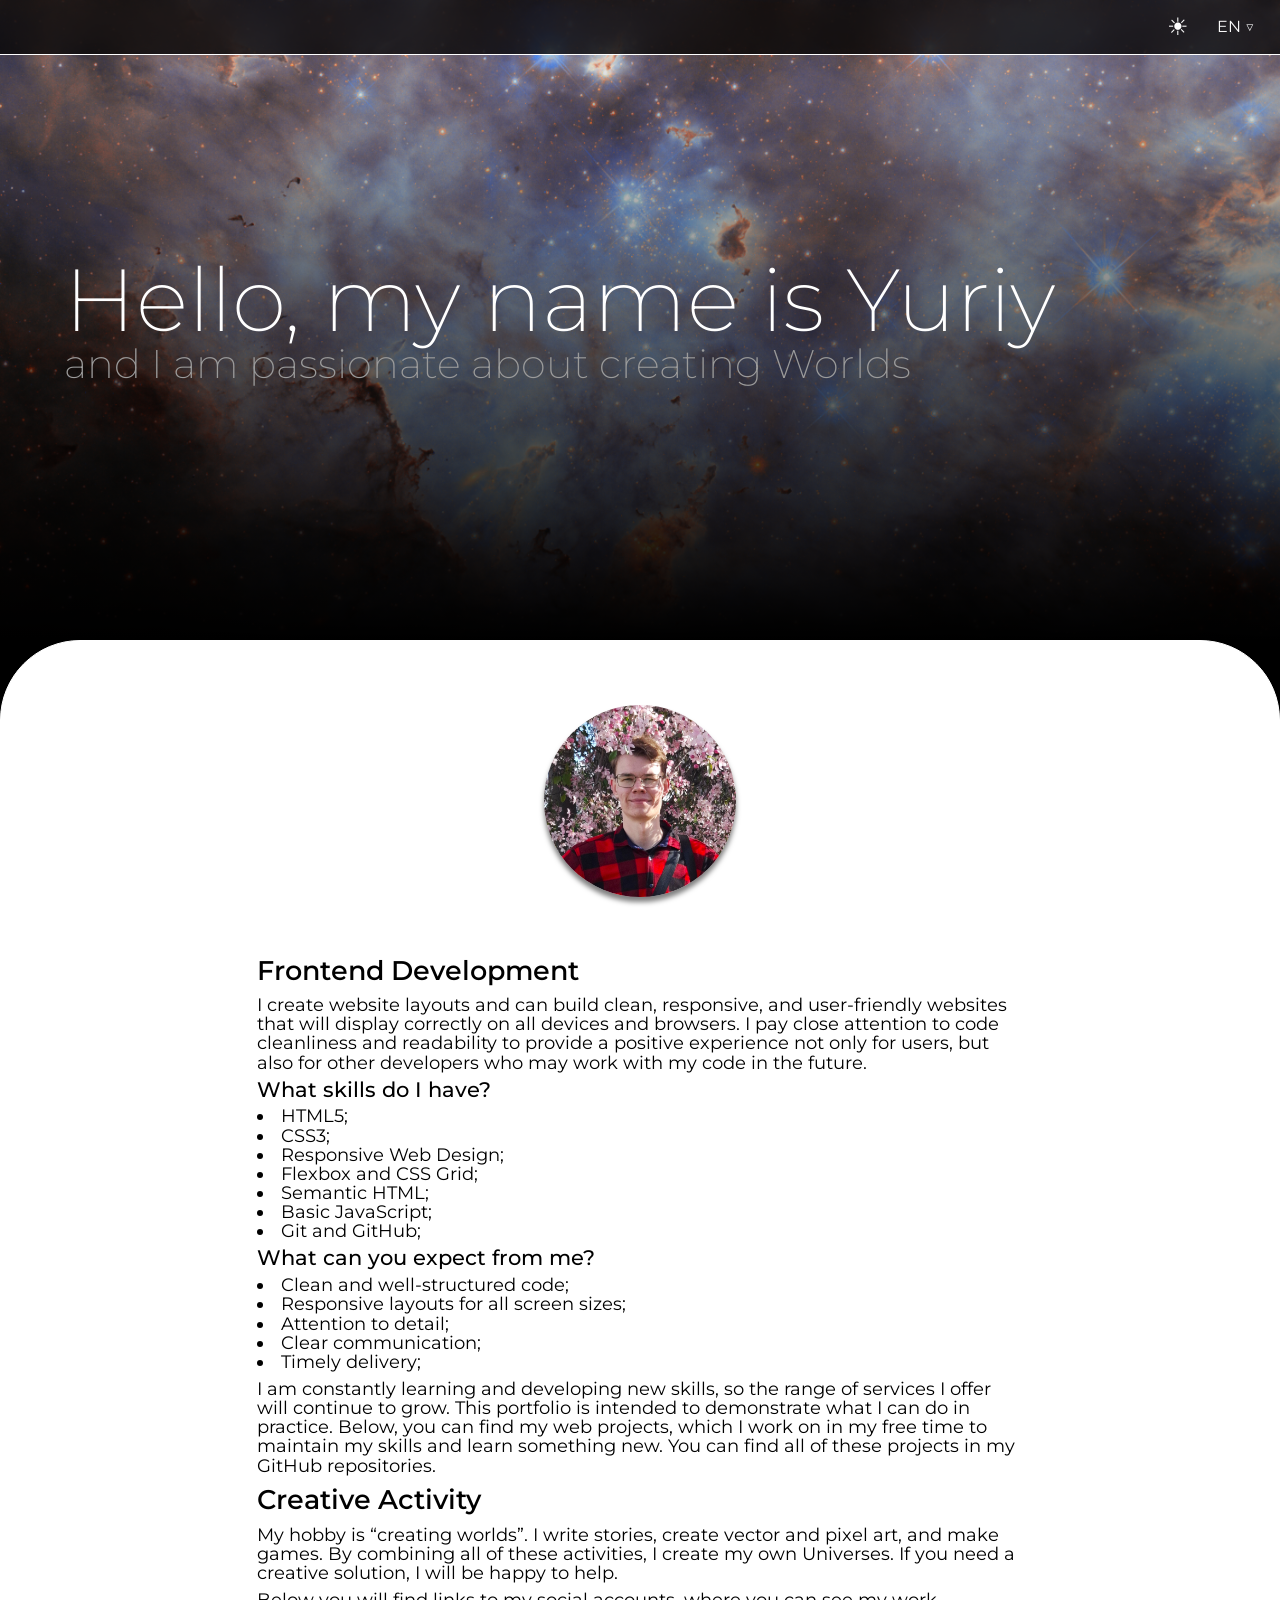
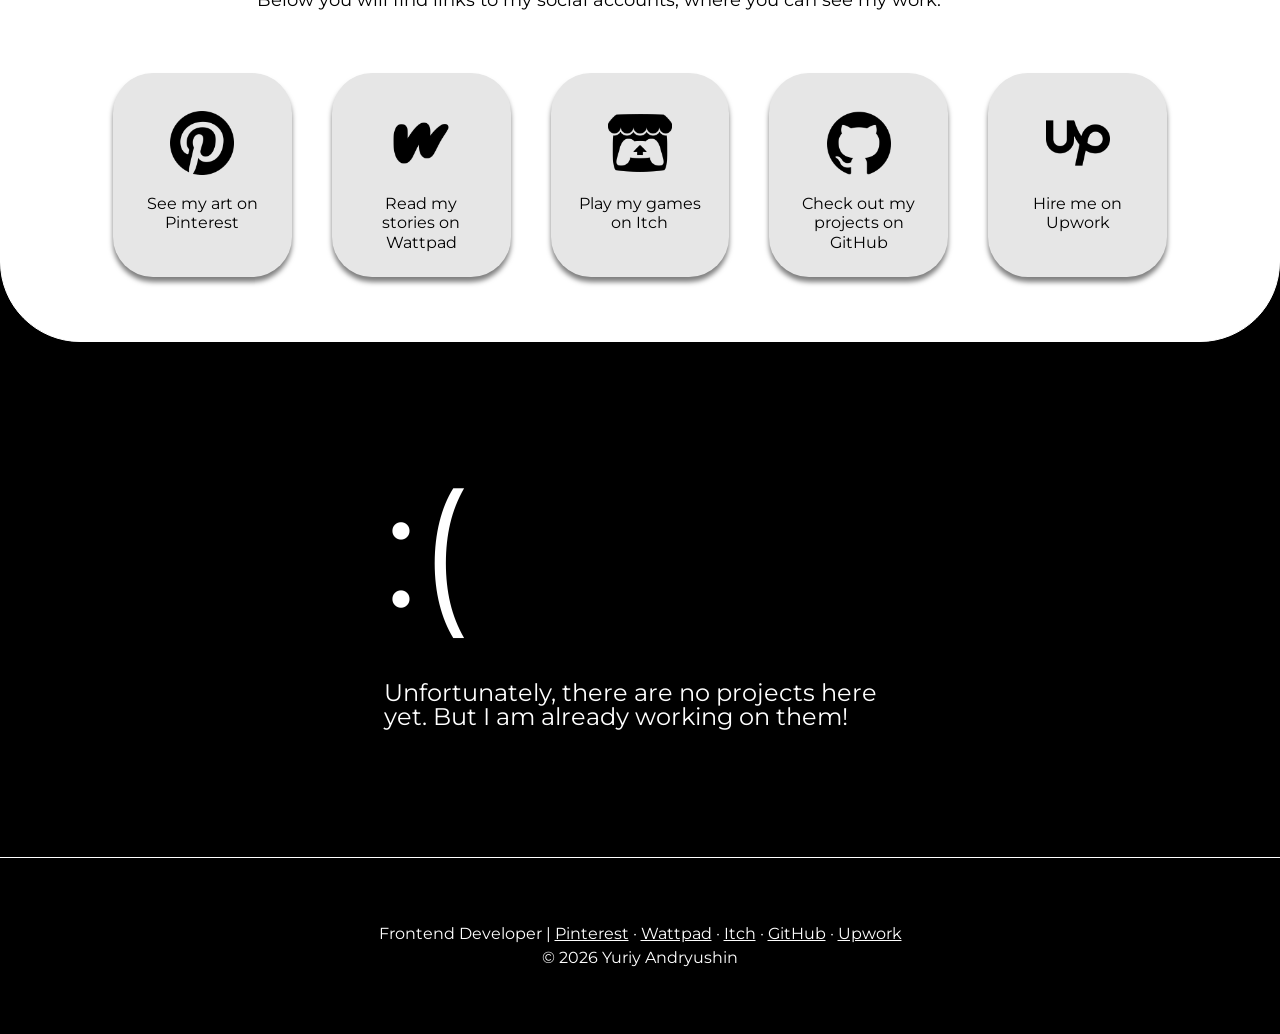
<file: index.html>
<!DOCTYPE html>
<html lang="en">

    <head>
        <meta charset="utf-8">
        <title>Yuriy Andryushin — Portfolio</title>
        <link rel="stylesheet" href="styles/style.css">
        <link rel="preconnect" href="https://fonts.googleapis.com">
        <link rel="preconnect" href="https://fonts.gstatic.com" crossorigin>
        <link href="https://fonts.googleapis.com/css2?family=Manufacturing+Consent&family=Montserrat+Alternates:ital,wght@0,100;0,200;0,300;0,400;0,500;0,600;0,700;0,800;0,900;1,100;1,200;1,300;1,400;1,500;1,600;1,700;1,800;1,900&family=Montserrat:ital,wght@0,100..900;1,100..900&family=Poiret+One&family=Roboto+Slab:wght@100..900&family=Roboto:ital,wght@0,100..900;1,100..900&display=swap" rel="stylesheet">
    </head>

    <body>

        <!-- Static top navigation bar with language and theme controls -->
        <nav>

            <section class="navigation">

            </section>

            <section class="nav-right">

                <section class="theme">
                    <button id="theme-button">
                        <span id="theme-icon">☀</span>
                    </button>
                </section>

                <section class="language">
                    <button>
                        EN
                        <span class="to">▽</span>
                    </button>
                    <div class="language-menu">
                        <a href="index-uk.html">UA</a>
                        <a href="index-ru.html">RU</a>
                    </div>
                </section>

            </section>
            
        </nav>

        <!-- Greeting -->
        <header>
            <h1>Hello, my name is Yuriy</h1>
            <h2>and I am passionate about creating Worlds</h2>
        </header>

        <!-- About me section -->
        <article>

            <!-- Photo -->
            <section class="foto">
                <img src="images/yuriy.jpg">
            </section>

            <!-- About me -->
            <section class="text">

                <h3>Frontend Development</h3>
                <p>I create website layouts and can build clean, responsive, and user-friendly websites that will
                    display correctly on all devices and browsers. I pay close attention to code cleanliness and readability
                    to provide a positive experience not only for users, but also for other developers who may work with
                    my code in the future.</p>
                <h4>What skills do I have?</h4>
                <ul>
                    <li>HTML5;</li>
                    <li>CSS3;</li>
                    <li>Responsive Web Design;</li>
                    <li>Flexbox and CSS Grid;</li>
                    <li>Semantic HTML;</li>
                    <li>Basic JavaScript;</li>
                    <li>Git and GitHub;</li>
                </ul>
                <h4>What can you expect from me?</h4>
                <ul>
                    <li>Clean and well-structured code;</li>
                    <li>Responsive layouts for all screen sizes;</li>
                    <li>Attention to detail;</li>
                    <li>Clear communication;</li>
                    <li>Timely delivery;</li>
                </ul>
                <p>I am constantly learning and developing new skills, so the range of services I offer will continue to grow.
                    This portfolio is intended to demonstrate what I can do in practice. Below, you can find my web projects,
                    which I work on in my free time to maintain my skills and learn something new. You can find all of these projects
                    in my GitHub repositories.
                </p>

                <h3>Creative Activity</h3>
                <p>My hobby is “creating worlds”. I write stories, create vector and pixel art, and make games. By combining all of these
                    activities, I create my own Universes. If you need a creative solution, I will be happy to help.</p>
                <p>Below you will find links to my social accounts, where you can see my work.</p>

            </section>

            <!-- Links to my social accounts -->
             <section class="links">

                <div>
                    <a href="https://www.pinterest.com/yuriko_creator">
                        <img src="images/icons/pinterest.png">
                    </a>
                    <p>See my art on Pinterest</p>
                </div>

                <div>
                    <a href="https://www.wattpad.com/yuriko_creator">
                        <img src="images/icons/wattpad.png">
                    </a>
                    <p>Read my stories on Wattpad</p>
                </div>

                <div>
                    <a href="https://yuriko-creator.itch.io/">
                        <img src="images/icons/itch.png">
                    </a>
                    <p>Play my games on Itch</p>
                </div>

                <div>
                    <a href="https://github.com/yuriko-creator">
                        <img src="images/icons/github.png">
                    </a>
                    <p>Check out my projects on GitHub</p>
                </div>

                <div>
                    <a href="https://www.upwork.com/freelancers/~01b52985ef0452385b?mp_source=share">
                        <img src="images/icons/upwork.png">
                    </a>
                    <p>Hire me on Upwork</p>
                </div>

             </section>

        </article>

        <!-- Main projects section -->
        <main>
            <h4>:(</h4>
            <p>Unfortunately, there are no projects here yet. But I am already working on them!</p>
        </main>

        <!-- Footer with additional links to my social accounts -->
        <footer>
            <p>Frontend Developer | <a href="https://www.pinterest.com/yuriko_creator">Pinterest</a>
            · <a href="https://www.wattpad.com/yuriko_creator">Wattpad</a>
            · <a href="https://yuriko-creator.itch.io/">Itch</a>
            · <a href="https://github.com/yuriko-creator">GitHub</a>
            · <a href="https://www.upwork.com/freelancers/~01b52985ef0452385b?mp_source=share">Upwork</a>
            </p>
            <p>© 2026 Yuriy Andryushin</p>
        </footer>

        <script>
            const LANG_BUT = document.querySelector(".language button");
            const LANG_MENU = document.querySelector(".language-menu");
            const TO = document.querySelector(".to");
            const THEBUT = document.querySelector("#theme-button");
            const THEICO = document.querySelector("#theme-icon");

            const SAVTHE = localStorage.getItem("theme");

            LANG_BUT.addEventListener("click", () => {
                LANG_MENU.classList.toggle("open");
                TO.classList.toggle("open");
            });

            document.addEventListener("click", (event) => {
                if (!event.target.closest(".language")) {
                    LANG_MENU.classList.remove("open");
                    TO.classList.remove("open");
                }
            });

            if (SAVTHE === "dark") {
                document.body.classList.add("dark");
                THEICO.textContent = "☽";
            }

            THEBUT.addEventListener("click", () => {

                document.body.classList.toggle("dark");

                if (document.body.classList.contains("dark")) {

                    THEICO.textContent = "☽";
                    localStorage.setItem("theme", "dark");

                } else {

                    THEICO.textContent = "☀";
                    localStorage.setItem("theme", "light");

                }

            });
        </script>

    </body>
    
</html>
</file>
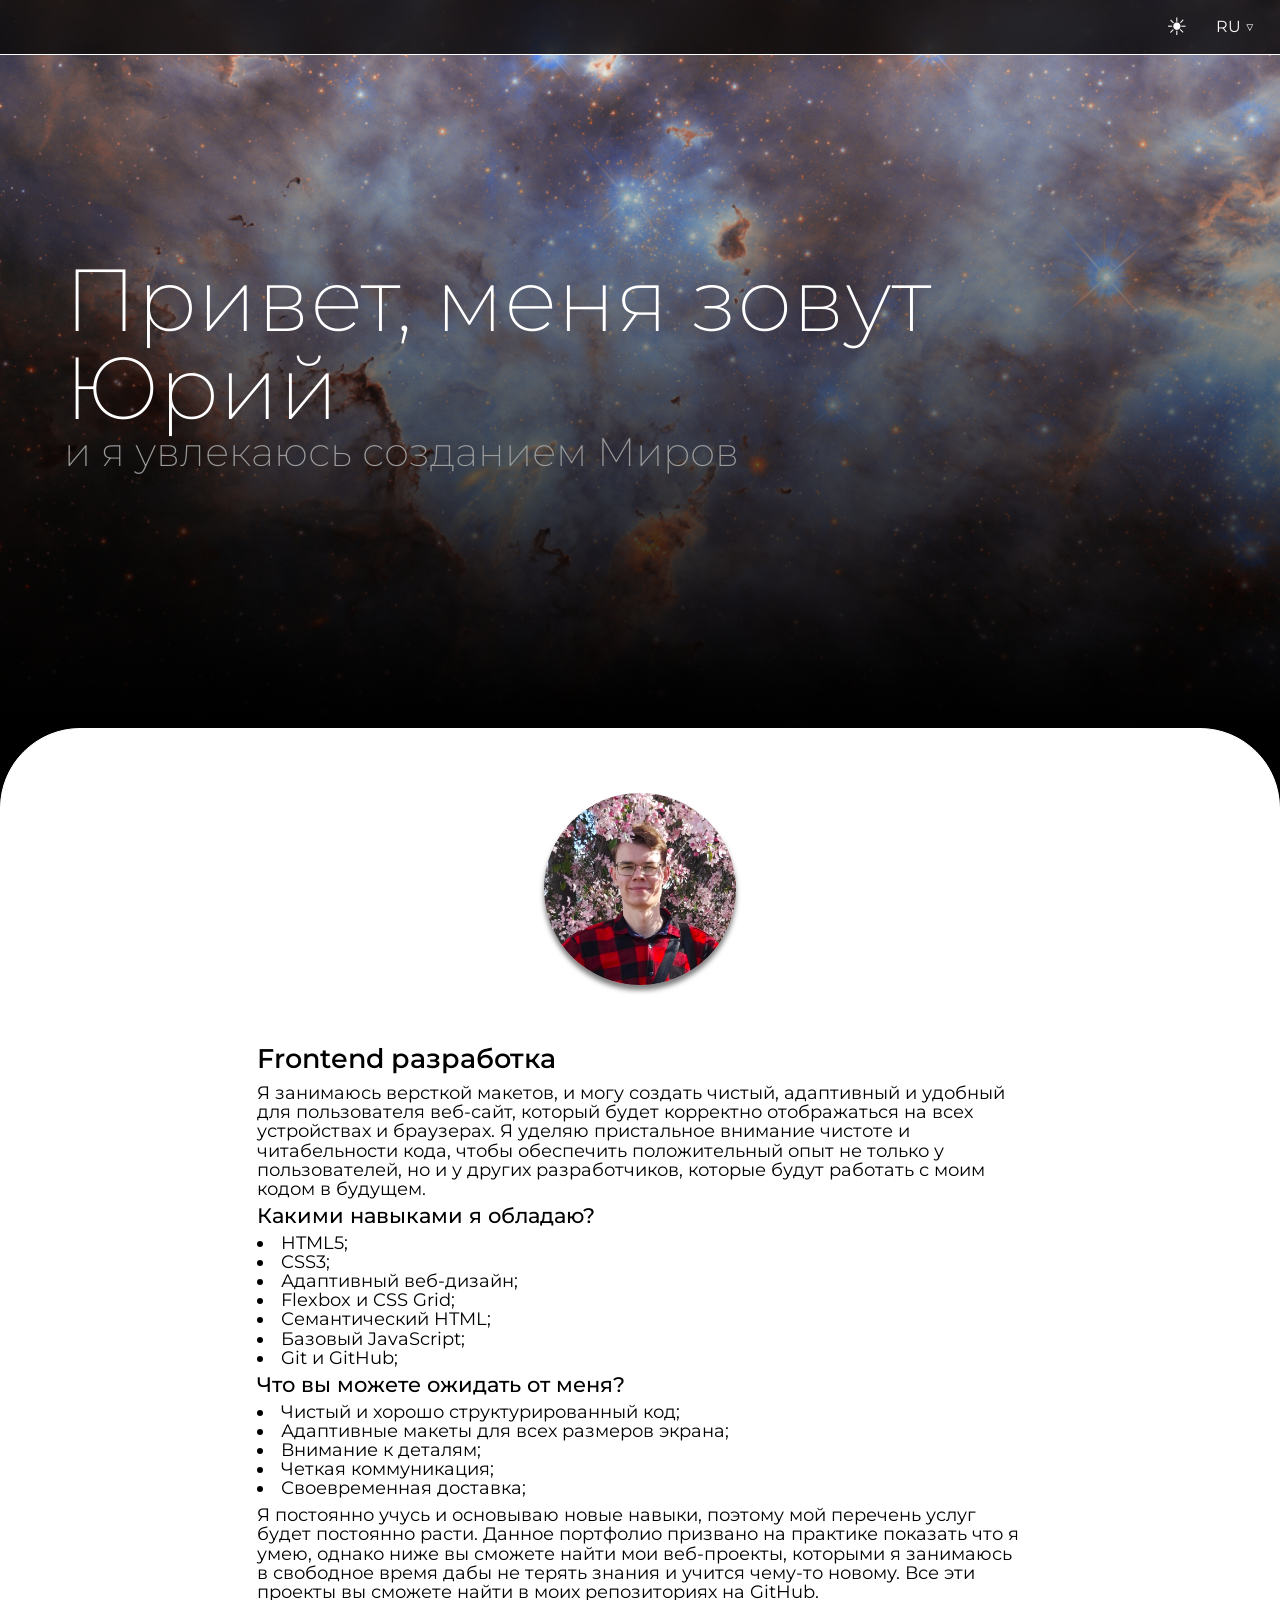
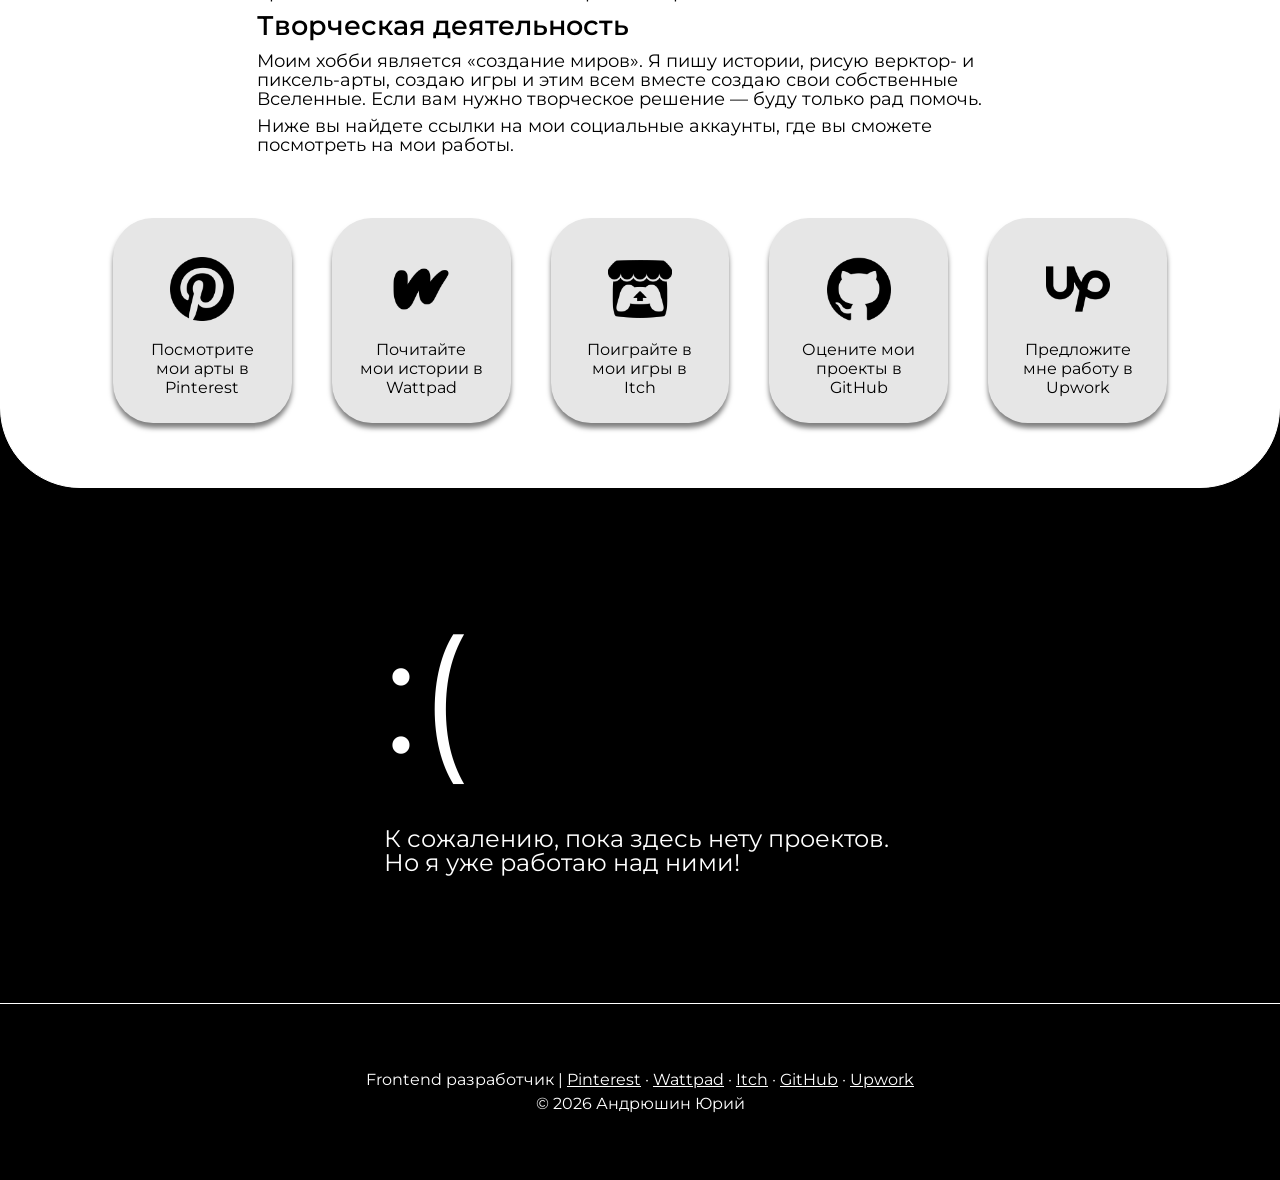
<file: index-ru.html>
<!DOCTYPE html>
<html lang="ru">

    <head>
        <meta charset="utf-8">
        <title>Юрий Андрюшин — Портфолио</title>
        <link rel="stylesheet" href="styles/style.css">
        <link rel="preconnect" href="https://fonts.googleapis.com">
        <link rel="preconnect" href="https://fonts.gstatic.com" crossorigin>
        <link href="https://fonts.googleapis.com/css2?family=Manufacturing+Consent&family=Montserrat+Alternates:ital,wght@0,100;0,200;0,300;0,400;0,500;0,600;0,700;0,800;0,900;1,100;1,200;1,300;1,400;1,500;1,600;1,700;1,800;1,900&family=Montserrat:ital,wght@0,100..900;1,100..900&family=Poiret+One&family=Roboto+Slab:wght@100..900&family=Roboto:ital,wght@0,100..900;1,100..900&display=swap" rel="stylesheet">
    </head>

    <body>

        <!-- Верхняя статичная линия с навигацией, языкой и темой -->
        <nav>

            <section class="navigation">

            </section>

            <section class="nav-right">

                <section class="theme">
                    <button id="theme-button">
                        <span id="theme-icon">☀</span>
                    </button>
                </section>

                <section class="language">
                    <button>
                        RU
                        <span class="to">▽</span>
                    </button>
                    <div class="language-menu">
                        <a href="index.html">EN</a>
                        <a href="index-uk.html">UA</a>
                    </div>
                </section>

            </section>
            
        </nav>

        <!-- Приветствие -->
        <header>
            <h1>Привет, меня зовут Юрий</h1>
            <h2>и я увлекаюсь созданием Миров</h2>
        </header>

        <!-- Часть "обо мне" -->
        <article>

            <!-- Фото -->
            <section class="foto">
                <img src="images/yuriy.jpg">
            </section>

            <!-- Собственно, обо мне -->
            <section class="text">

                <h3>Frontend разработка</h3>
                <p>Я занимаюсь версткой макетов, и могу создать чистый, адаптивный и удобный для пользователя веб-сайт, который будет
                    корректно отображаться на всех устройствах и браузерах. Я уделяю пристальное внимание чистоте и читабельности кода,
                    чтобы обеспечить положительный опыт не только у пользователей, но и у других разработчиков, которые будут работать с
                    моим кодом в будущем.</p>
                <h4>Какими навыками я обладаю?</h4>
                <ul>
                    <li>HTML5;</li>
                    <li>CSS3;</li>
                    <li>Адаптивный веб-дизайн;</li>
                    <li>Flexbox и CSS Grid;</li>
                    <li>Семантический HTML;</li>
                    <li>Базовый JavaScript;</li>
                    <li>Git и GitHub;</li>
                </ul>
                <h4>Что вы можете ожидать от меня?</h4>
                <ul>
                    <li>Чистый и хорошо структурированный код;</li>
                    <li>Адаптивные макеты для всех размеров экрана;</li>
                    <li>Внимание к деталям;</li>
                    <li>Четкая коммуникация;</li>
                    <li>Своевременная доставка;</li>
                </ul>
                <p>Я постоянно учусь и основываю новые навыки, поэтому мой перечень услуг будет постоянно расти.
                    Данное портфолио призвано на практике показать что я умею, однако ниже вы сможете найти мои веб-проекты,
                    которыми я занимаюсь в свободное время дабы не терять знания и учится чему-то новому. Все эти проекты вы
                    сможете найти в моих репозиториях на GitHub.
                </p>

                <h3>Творческая деятельность</h3>
                <p>Моим хобби является «создание миров». Я пишу истории, рисую верктор- и пиксель-арты, создаю игры и этим всем
                    вместе создаю свои собственные Вселенные. Если вам нужно творческое решение — буду только рад помочь.</p>
                <p>Ниже вы найдете ссылки на мои социальные аккаунты, где вы сможете посмотреть на мои работы.</p>

            </section>

            <!-- Ссылки на мои соц. аккаунты -->
             <section class="links">

                <div>
                    <a href="https://www.pinterest.com/yuriko_creator">
                        <img src="images/icons/pinterest.png">
                    </a>
                    <p>Посмотрите мои арты в Pinterest</p>
                </div>

                <div>
                    <a href="https://www.wattpad.com/yuriko_creator">
                        <img src="images/icons/wattpad.png">
                    </a>
                    <p>Почитайте мои истории в Wattpad</p>
                </div>

                <div>
                    <a href="https://yuriko-creator.itch.io/">
                        <img src="images/icons/itch.png">
                    </a>
                    <p>Поиграйте в мои игры в Itch</p>
                </div>

                <div>
                    <a href="https://github.com/yuriko-creator">
                        <img src="images/icons/github.png">
                    </a>
                    <p>Оцените мои проекты в GitHub</p>
                </div>

                <div>
                    <a href="https://www.upwork.com/freelancers/~01b52985ef0452385b?mp_source=share">
                        <img src="images/icons/upwork.png">
                    </a>
                    <p>Предложите мне работу в Upwork</p>
                </div>

             </section>

        </article>

        <!-- Основная часть с проектами -->
        <main>
            <h4>:(</h4>
            <p>К сожалению, пока здесь нету проектов. Но я уже работаю над ними!</p>
        </main>

        <!-- Футер с дополнительными сылками на мои соц. аккаунты -->
        <footer>
            <p>Frontend разработчик | <a href="https://www.pinterest.com/yuriko_creator">Pinterest</a>
            · <a href="https://www.wattpad.com/yuriko_creator">Wattpad</a>
            · <a href="https://yuriko-creator.itch.io/">Itch</a>
            · <a href="https://github.com/yuriko-creator">GitHub</a>
            · <a href="https://www.upwork.com/freelancers/~01b52985ef0452385b?mp_source=share">Upwork</a>
            </p>
            <p>© 2026 Андрюшин Юрий</p>
        </footer>

        <script>
            const LANG_BUT = document.querySelector(".language button");
            const LANG_MENU = document.querySelector(".language-menu");
            const TO = document.querySelector(".to");
            const THEBUT = document.querySelector("#theme-button");
            const THEICO = document.querySelector("#theme-icon");

            const SAVTHE = localStorage.getItem("theme");

            LANG_BUT.addEventListener("click", () => {
                LANG_MENU.classList.toggle("open");
                TO.classList.toggle("open");
            });

            document.addEventListener("click", (event) => {
                if (!event.target.closest(".language")) {
                    LANG_MENU.classList.remove("open");
                    TO.classList.remove("open");
                }
            });

            if (SAVTHE === "dark") {
                document.body.classList.add("dark");
                THEICO.textContent = "☽";
            }

            THEBUT.addEventListener("click", () => {

                document.body.classList.toggle("dark");

                if (document.body.classList.contains("dark")) {

                    THEICO.textContent = "☽";
                    localStorage.setItem("theme", "dark");

                } else {

                    THEICO.textContent = "☀";
                    localStorage.setItem("theme", "light");

                }

            });
        </script>

    </body>
    
</html>
</file>
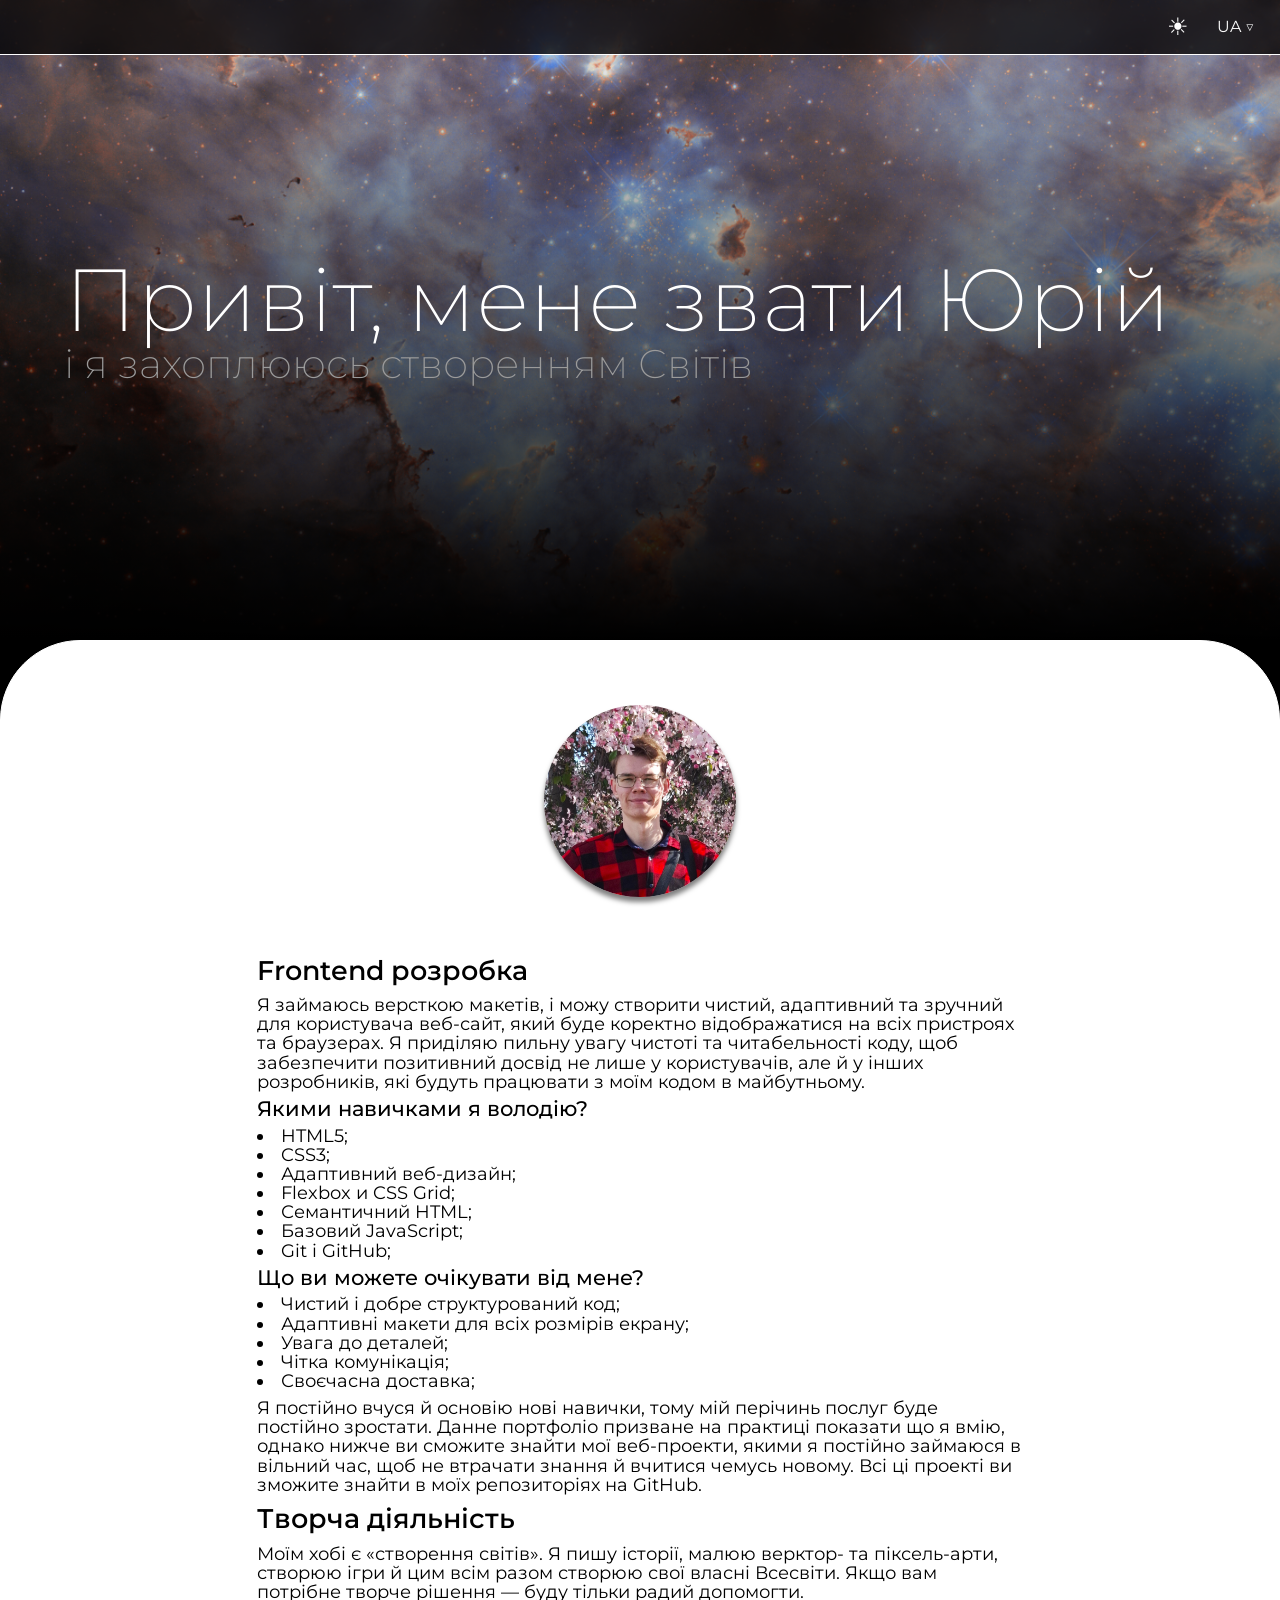
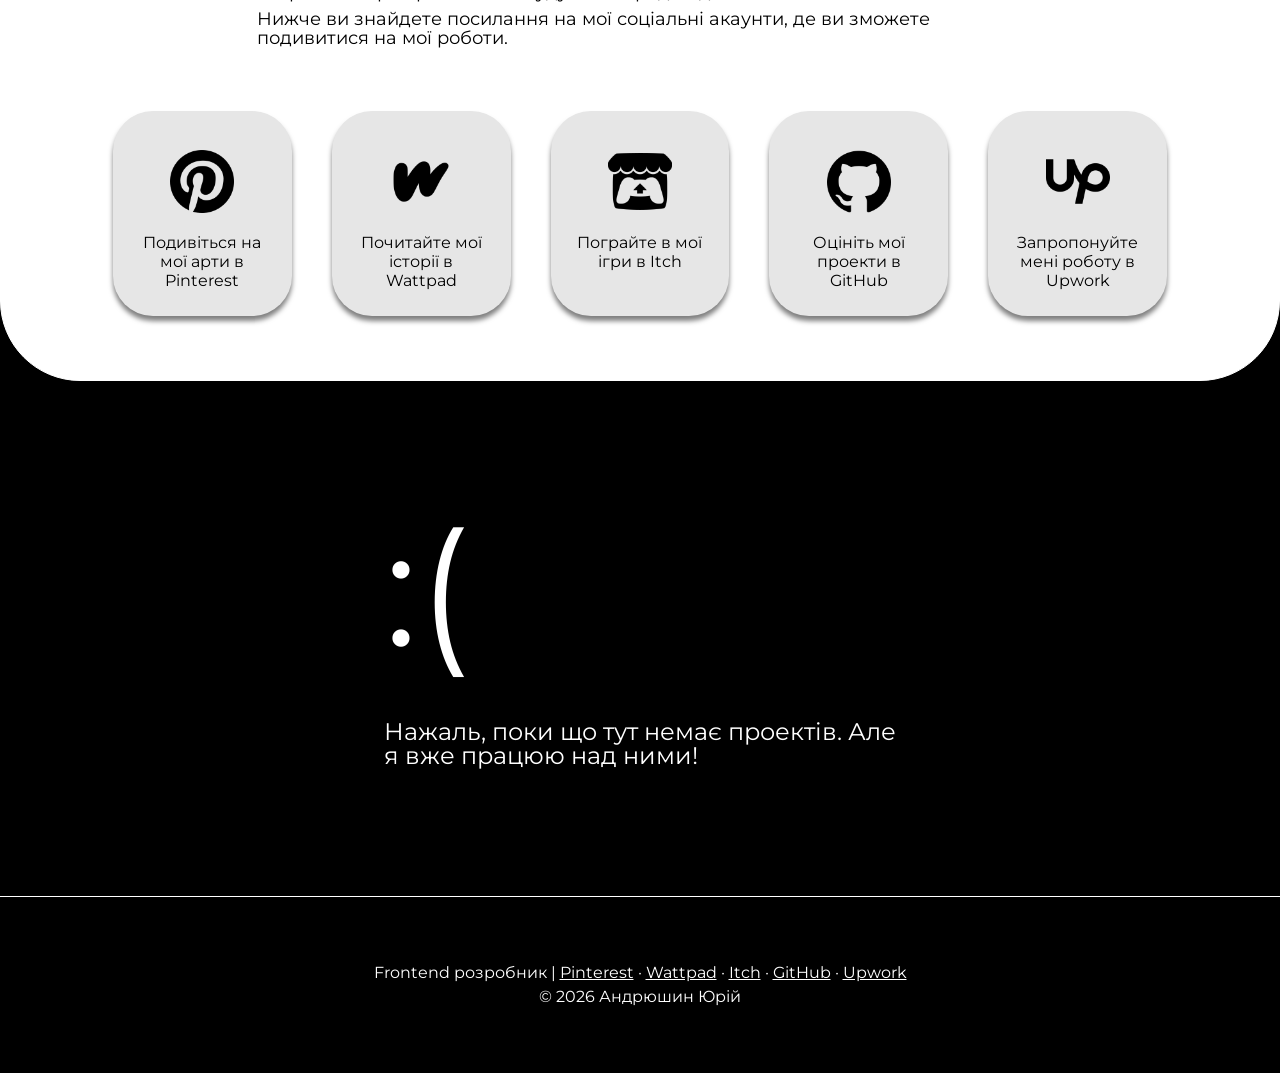
<file: index-uk.html>
<!DOCTYPE html>

<html lang="uk">

    <head>
        <meta charset="utf-8">
        <title>Юрій Андрюшин — Портфоліо</title>
        <link rel="stylesheet" href="styles/style.css">
        <link rel="preconnect" href="https://fonts.googleapis.com">
        <link rel="preconnect" href="https://fonts.gstatic.com" crossorigin>
        <link href="https://fonts.googleapis.com/css2?family=Manufacturing+Consent&family=Montserrat+Alternates:ital,wght@0,100;0,200;0,300;0,400;0,500;0,600;0,700;0,800;0,900;1,100;1,200;1,300;1,400;1,500;1,600;1,700;1,800;1,900&family=Montserrat:ital,wght@0,100..900;1,100..900&family=Poiret+One&family=Roboto+Slab:wght@100..900&family=Roboto:ital,wght@0,100..900;1,100..900&display=swap" rel="stylesheet">
    </head>

    <body>

        <!-- Верхня статична лінія з навігаціею, мовою та темою -->
        <nav>

            <section class="navigation">

            </section>

            <section class="nav-right">

                <section class="theme">
                    <button id="theme-button">
                        <span id="theme-icon">☀</span>
                    </button>
                </section>

                <section class="language">
                    <button>
                        UA
                        <span class="to">▽</span>
                    </button>
                    <div class="language-menu">
                        <a href="index-ru.html">RU</a>
                        <a href="index.html">EN</a>
                    </div>
                </section>

            </section>

        </nav>

        <!-- Вітання -->
        <header>
            <h1>Привіт, мене звати Юрій</h1>
            <h2>і я захоплююсь створенням Світів</h2>
        </header>

        <!-- Частина "Про мене" -->
        <article>

            <!-- Фото -->
            <section class="foto">
                <img src="images/yuriy.jpg">
            </section>

            <!-- Про мене -->
            <section class="text">

                <h3>Frontend розробка</h3>
                <p>Я займаюсь версткою макетів, і можу створити чистий, адаптивний та зручний для користувача веб-сайт, який буде
                    коректно відображатися на всіх пристроях та браузерах. Я приділяю пильну увагу чистоті та читабельності коду,
                    щоб забезпечити позитивний досвід не лише у користувачів, але й у інших розробників, які будуть працювати з
                    моїм кодом в майбутньому.</p>
                <h4>Якими навичками я володію?</h4>
                <ul>
                    <li>HTML5;</li>
                    <li>CSS3;</li>
                    <li>Адаптивний веб-дизайн;</li>
                    <li>Flexbox и CSS Grid;</li>
                    <li>Семантичний HTML;</li>
                    <li>Базовий JavaScript;</li>
                    <li>Git і GitHub;</li>
                </ul>
                <h4>Що ви можете очікувати від мене?</h4>
                <ul>
                    <li>Чистий і добре структурований код;</li>
                    <li>Адаптивні макети для всіх розмірів екрану;</li>
                    <li>Увага до деталей;</li>
                    <li>Чітка комунікація;</li>
                    <li>Своєчасна доставка;</li>
                </ul>
                <p> Я постійно вчуся й основію нові навички, тому мій перічинь послуг буде постійно зростати.
                    Данне портфоліо призване на практиці показати що я вмію, однако нижче ви сможите знайти мої веб-проекти,
                    якими я постійно займаюся в вільний час, щоб не втрачати знання й вчитися чемусь новому. Всі ці проекті ви
                    зможите знайти в моїх репозиторіях на GitHub.
                </p>

                <h3>Творча діяльність</h3>
                <p>Моїм хобі є «створення світів». Я пишу історії, малюю верктор- та піксель-арти, створюю ігри й цим всім
                    разом створюю свої власні Всесвіти. Якщо вам потрібне творче рішення — буду тільки радий допомогти.</p>
                <p>Нижче ви знайдете посилання на мої соціальні акаунти, де ви зможете подивитися на мої роботи.</p>

            </section>

            <!-- Посилання на мої соц. аккаунти -->
             <section class="links">

                <div>
                    <a href="https://www.pinterest.com/yuriko_creator">
                        <img src="images/icons/pinterest.png">
                    </a>
                    <p>Подивіться на мої арти в Pinterest</p>
                </div>

                <div>
                    <a href="https://www.wattpad.com/yuriko_creator">
                        <img src="images/icons/wattpad.png">
                    </a>
                    <p>Почитайте мої історії в Wattpad</p>
                </div>

                <div>
                    <a href="https://yuriko-creator.itch.io/">
                        <img src="images/icons/itch.png">
                    </a>
                    <p>Пограйте в мої ігри в Itch</p>
                </div>

                <div>
                    <a href="https://github.com/yuriko-creator">
                        <img src="images/icons/github.png">
                    </a>
                    <p>Оцініть мої проекти в GitHub</p>
                </div>

                <div>
                    <a href="https://www.upwork.com/freelancers/~01b52985ef0452385b?mp_source=share">
                        <img src="images/icons/upwork.png">
                    </a>
                    <p>Запропонуйте мені роботу в Upwork</p>
                </div>

             </section>

        </article>

        <!-- Основна частина з проектами -->
        <main>
            <h4>:(</h4>
            <p>Нажаль, поки що тут немає проектів. Але я вже працюю над ними!</p>
        </main>

        <!-- Футер з додатковими посиланнями на мої соц. аккаунти -->
        <footer>
            <p>Frontend розробник | <a href="https://www.pinterest.com/yuriko_creator">Pinterest</a>
            · <a href="https://www.wattpad.com/yuriko_creator">Wattpad</a>
            · <a href="https://yuriko-creator.itch.io/">Itch</a>
            · <a href="https://github.com/yuriko-creator">GitHub</a>
            · <a href="https://www.upwork.com/freelancers/~01b52985ef0452385b?mp_source=share">Upwork</a>
            </p>
            <p>© 2026 Андрюшин Юрій</p>
        </footer>

        <script>
            const SAVTHE = localStorage.getItem("theme");

            const LANG_BUT = document.querySelector(".language button");
            const LANG_MENU = document.querySelector(".language-menu");
            const TO = document.querySelector(".to");
            const THEBUT = document.querySelector("#theme-button");
            const THEICO = document.querySelector("#theme-icon");

            LANG_BUT.addEventListener("click", () => {
                LANG_MENU.classList.toggle("open");
                TO.classList.toggle("open");
            });

            document.addEventListener("click", (event) => {
                if (!event.target.closest(".language")) {
                    LANG_MENU.classList.remove("open");
                    TO.classList.remove("open");
                }
            });

            if (SAVTHE === "dark") {
                document.body.classList.add("dark");
                THEICO.textContent = "☽";
            }

            THEBUT.addEventListener("click", () => {

                document.body.classList.toggle("dark");

                if (document.body.classList.contains("dark")) {

                    THEICO.textContent = "☽";
                    localStorage.setItem("theme", "dark");

                } else {

                    THEICO.textContent = "☀";
                    localStorage.setItem("theme", "light");

                }

            });
        </script>

    </body>
    
</html>
</file>
<file: styles/style.css>
/* -=- Сброс -=- */
html, body, div, span, applet, object, iframe,
h1, h2, h3, h4, h5, h6, p, blockquote, pre,
a, abbr, acronym, address, big, cite, code,
del, dfn, em, img, ins, kbd, q, s, samp,
small, strike, strong, sub, sup, tt, var,
b, u, i, center,
dl, dt, dd, ol, ul, li,
fieldset, form, label, legend,
table, caption, tbody, tfoot, thead, tr, th, td,
article, aside, canvas, details, embed,
figure, figcaption, footer, header, hgroup,
menu, nav, output, ruby, section, summary,
time, mark, audio, video {
  margin: 0;
  padding: 0;
  border: 0;
  font-size: 100%;
  font: inherit;
  vertical-align: baseline;
}

article, aside, details, figcaption, figure,
footer, header, hgroup, menu, nav, section {
  display: block;
}

body {
  line-height: 1;
  background-color: rgb(0, 0, 0);
}

ol, ul {
  list-style: none;
}

blockquote, q {
  quotes: none;
}

blockquote:before, blockquote:after,
q:before, q:after {
  content: '';
  content: none;
}

table {
  border-collapse: collapse;
  border-spacing: 0;
}

/* -=- Дневная/ночная тема -=-*/

:root {
  --background: rgb(255, 255, 255);
  --color: rgb(0, 0, 0);
  --invert: invert(0);
  --background-link: rgb(230, 230, 230);
}

body.dark {
  --background: rgb(0, 0, 0);
  --color: rgb(255, 255, 255);
  --invert: invert(1);
  --background-link: rgb(25, 25, 25);
}

/* -=- Навигационная панель -=-*/
nav {
  position: fixed;
  width: 100%;
  
  display: flex;
  justify-content: space-between;

  padding: 1% 0;

  border-bottom: 1px solid rgb(255, 255, 255);
  background-color: rgba(0, 0, 0, 0.75);
  backdrop-filter: blur(1.25rem);

  z-index: 1000;
}

/* - Правая часть навиг. панели - */
.nav-right {
  display: flex;
  align-items: center;

  padding: 0 1%;
}

/* - Смена языка -*/

/* кнопка */
nav .language {
  font-family: "Montserrat", sans-serif;
  font-weight: 400;
  font-size: 1rem;
  
  position: relative;
}

nav .language button {
  width: auto;
  color: rgb(250, 250, 250);
  background: transparent;

  border: none;

  padding: 0 0.75rem;

  font-family: "Montserrat", sans-serif;
  font-size: 1rem;

  cursor: pointer;
}

/* выпадающяя менюшка */
nav .language-menu {
  position: absolute;

  opacity: 0;
  visibility: hidden;

  background-color: rgb(0, 0, 0);
  border: 1px solid rgb(250, 250, 250);

  overflow: hidden;

  transform: translateY(-10px);
  transition:
    max-height 0.25s ease,
    opacity 0.2s ease,
    transform 0.2s ease,
    isibility 0.25s ease;
}

nav .language-menu.open {
  opacity: 1;
  visibility: visible;

  transform: translateY(0);
}

nav .language-menu a {
    display: block;

    padding: 0.5rem 0.75rem;

    color: white;
    text-decoration: none;
}

nav .language-menu a:hover {
  color: black;
  background-color: rgb(255, 255, 255);
}

/* треугольник */
nav .to {
  display: inline-block;

  transition: transform 0.2s ease;
}

nav .to.open {
  transform: rotate(180deg);
}

/* - Смена темы - */
nav .theme button {
  color: white;
  background: transparent;

  border: none;

  padding: 0 1rem;

  font-size: 1.5rem;

  cursor: pointer;
}

/* -=- Шапка (приветствие) -=-*/

header {
  font-family: "Montserrat", sans-serif;
  font-weight: 200;

  padding: 20% 5%;

  background-color:rgb(25, 43, 89);
  background: linear-gradient(to top, rgb(0, 0, 0), rgba(255, 255, 255, 0)), url(../images/header.jpg);
  background-size: cover;
}

header h1 {
  color: rgb(255, 255, 255);
  font-size: 5.5rem;
}

header h2 {
  color: rgb(155, 155, 155);
  font-size: 2.5rem;
}

/* -=- Часть "Обо мне" -=-*/

article {
  padding: 5% 0;
  border-radius: 5rem;

  background-color: var(--background);

  border: 1px solid rgb(255, 255, 255);
}

/* - Фото -*/
article .foto {
  width: 100%;
  display: flex;

  margin-bottom: 5%;
}

article .foto img {
  width: 15%;
  height: auto;
  border-radius: 50%;
  display: block;
  margin: 0 auto;
  
  box-shadow: 0 5px 5px rgba(0, 0, 0, 0.500)
}

/* - Собственно, обо мне (текст) -*/

article .text {
  color: var(--color);
  font-family: "Montserrat", sans-serif;
  font-weight: 400;
  font-size: 1.1rem;
  line-height: 1.2rem;

  padding: 0 20%;
  margin: 5% 0;
}

article .text h3 {
  font-weight: 550;
  font-size: 1.7rem;

  margin: 2% 0;
}

article .text h4 {
  font-weight: 500;
  font-size: 1.3rem;

  margin: 1% 0;
}

article .text ul {
  list-style: inside;

  margin-bottom: 1%;
}

article .text p {
  margin-bottom: 1%;
}

/* - Ссылки на соц. аккаунты -*/
article .links {
  width: 100%;
  display: flex;
  justify-content: center;
}

article .links div {
  width: 10%;
  height: auto;
  margin: 0 20px;
  padding: 2%;

  border-radius: 2.5rem;

  background-color: var(--background-link);
  box-shadow: 0 5px 5px rgba(0, 0, 0, 0.500)
}

article .links a img {
  display: block;
  width: 50%;
  height: auto;

  margin: 10% auto;

  filter: var(--invert);
}

article .links p {
  color: var(--color);
  font-family: "Montserrat", sans-serif;

  font-size: 1rem;
  line-height: 1.2rem;

  text-align: center;

  margin: 15% auto 0% auto;
}

/* -=- Основная часть (часть с проектами) -=-*/
/* Пока пустая */

main {
  color: rgb(255, 255, 255);
  font-family: "Montserrat", sans-serif;
  font-weight: 400;

  height: auto;

  padding: 10% 30%;

  background-color: black;
}

main h4 {
  font-size: 10rem;
  margin-bottom: 10%;
}

main p {
  font-size: 1.5rem;
}

/* -=- Футер -=-*/

footer {
  color: rgb(255, 255, 255);
  font-family: "Montserrat", sans-serif;
  font-weight: 400;
  font-size: 1rem;
  line-height: 1.5rem;

  padding: 5% 0;

  border-top: 1px solid rgb(255, 255, 255);

  background-color: black;
}

footer p {
  text-align: center;
}

footer a {
  color: rgb(255, 255, 255);
}

/* -=- Адаптивный дизайн -=- */

@media (max-width: 1000px) {

  nav {
    height: 7%;

    padding: 0 0;
  }

  nav .language{
    font-size: 3.5rem;
  }

  nav .language button{
    font-size: 3.5rem;
  }

  nav .language-menu a {
    padding: 2rem 2rem;
  }

  nav .theme button {
    font-size: 3.5rem;
  }

  header h1 {
    font-size: 6rem;
  }

  header {
    padding: 40% 5%;
  }

  header h2 {
    font-size: 2rem;
  }

  article .foto img {
    width: 40%;
  }

  article .text {
    padding: 0 5%;
  }

  article .links {
    display: block;
  }

  article .links div {
    display: flex;
    padding: 5% 5%;
    margin: 10% auto;
    width: 70%;
  }

  article .links a img {
    margin: auto;
  }

  article .links p {
    margin: auto;

    font-size: 2.5rem;
    line-height: 2.5rem;
  }

  main {
    padding: 20% 10%;
  }

  main p {
    font-size: 1rem;
  }

  footer {
    padding: 10% 20%;
  }
}
</file>
